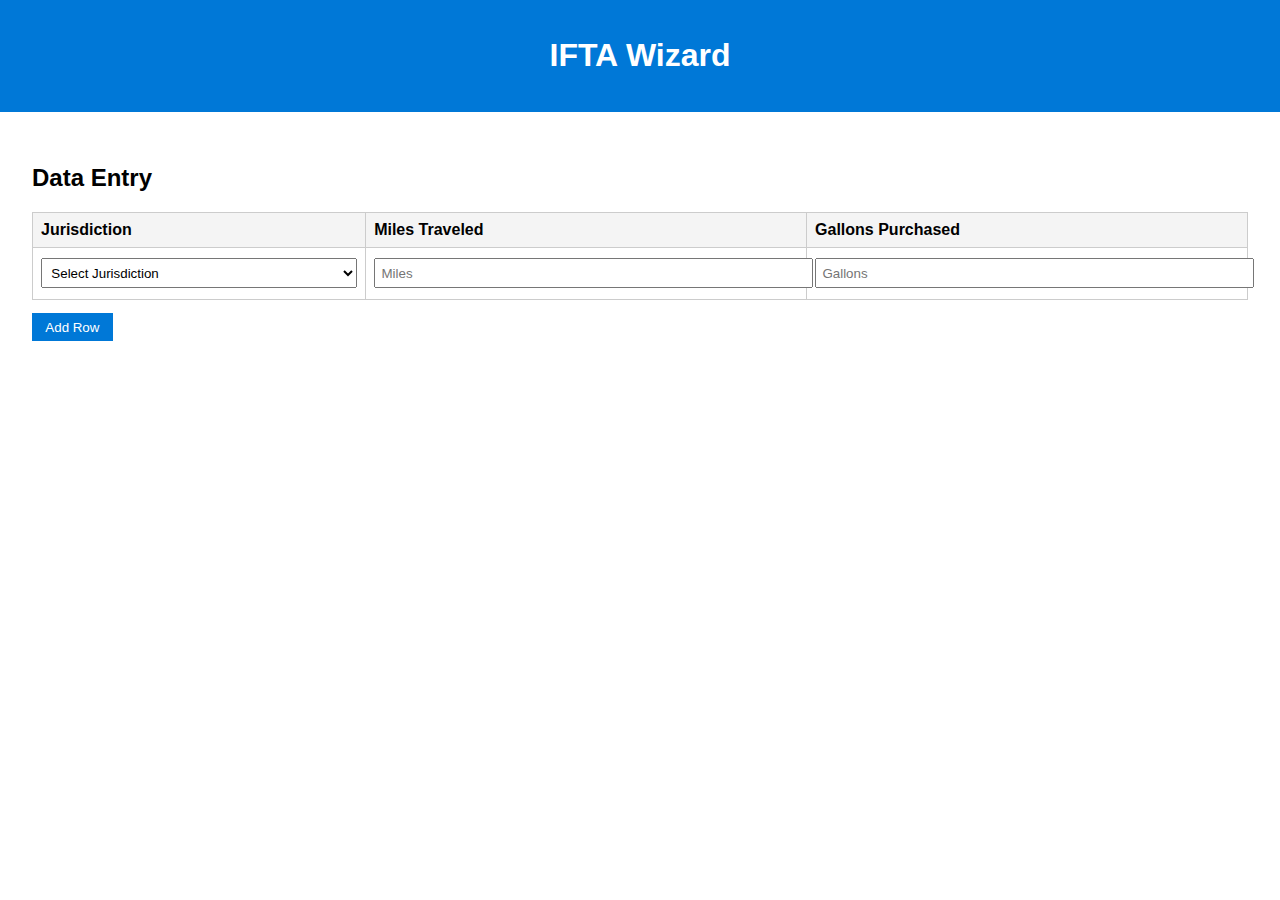
<file: index.html>
<!DOCTYPE html>
<html lang="en">
<head>
  <meta charset="UTF-8">
  <meta name="viewport" content="width=device-width, initial-scale=1.0">
  <title>IFTA Wizard</title>
  <style>
    body {
      font-family: Arial, sans-serif;
      margin: 0;
      padding: 0;
    }
    header {
      background-color: #0078D7;
      color: white;
      padding: 1em;
      text-align: center;
    }
    main {
      padding: 2em;
    }
    table {
      width: 100%;
      border-collapse: collapse;
      margin-top: 1em;
    }
    th, td {
      border: 1px solid #ccc;
      padding: 0.5em;
      text-align: left;
    }
    th {
      background-color: #f4f4f4;
    }
    input, select {
      width: 100%;
      padding: 0.4em;
      margin: 0.2em 0;
    }
    button {
      background-color: #0078D7;
      color: white;
      padding: 0.5em 1em;
      border: none;
      cursor: pointer;
      margin-top: 1em;
    }
    button:hover {
      background-color: #005BB5;
    }
  </style>
</head>
<body>
  <header>
    <h1>IFTA Wizard</h1>
  </header>
  <main>
    <h2>Data Entry</h2>
    <table>
      <thead>
        <tr>
          <th>Jurisdiction</th>
          <th>Miles Traveled</th>
          <th>Gallons Purchased</th>
        </tr>
      </thead>
      <tbody id="data-table">
        <tr>
          <td>
            <select>
              <option value="">Select Jurisdiction</option>
              <option value="Alabama">Alabama</option>
              <option value="Arizona">Arizona</option>
              <!-- Add more jurisdictions here -->
            </select>
          </td>
          <td><input type="number" placeholder="Miles"></td>
          <td><input type="number" placeholder="Gallons"></td>
        </tr>
      </tbody>
    </table>
    <button id="add-row">Add Row</button>
  </main>
</body>
</html>
</file>
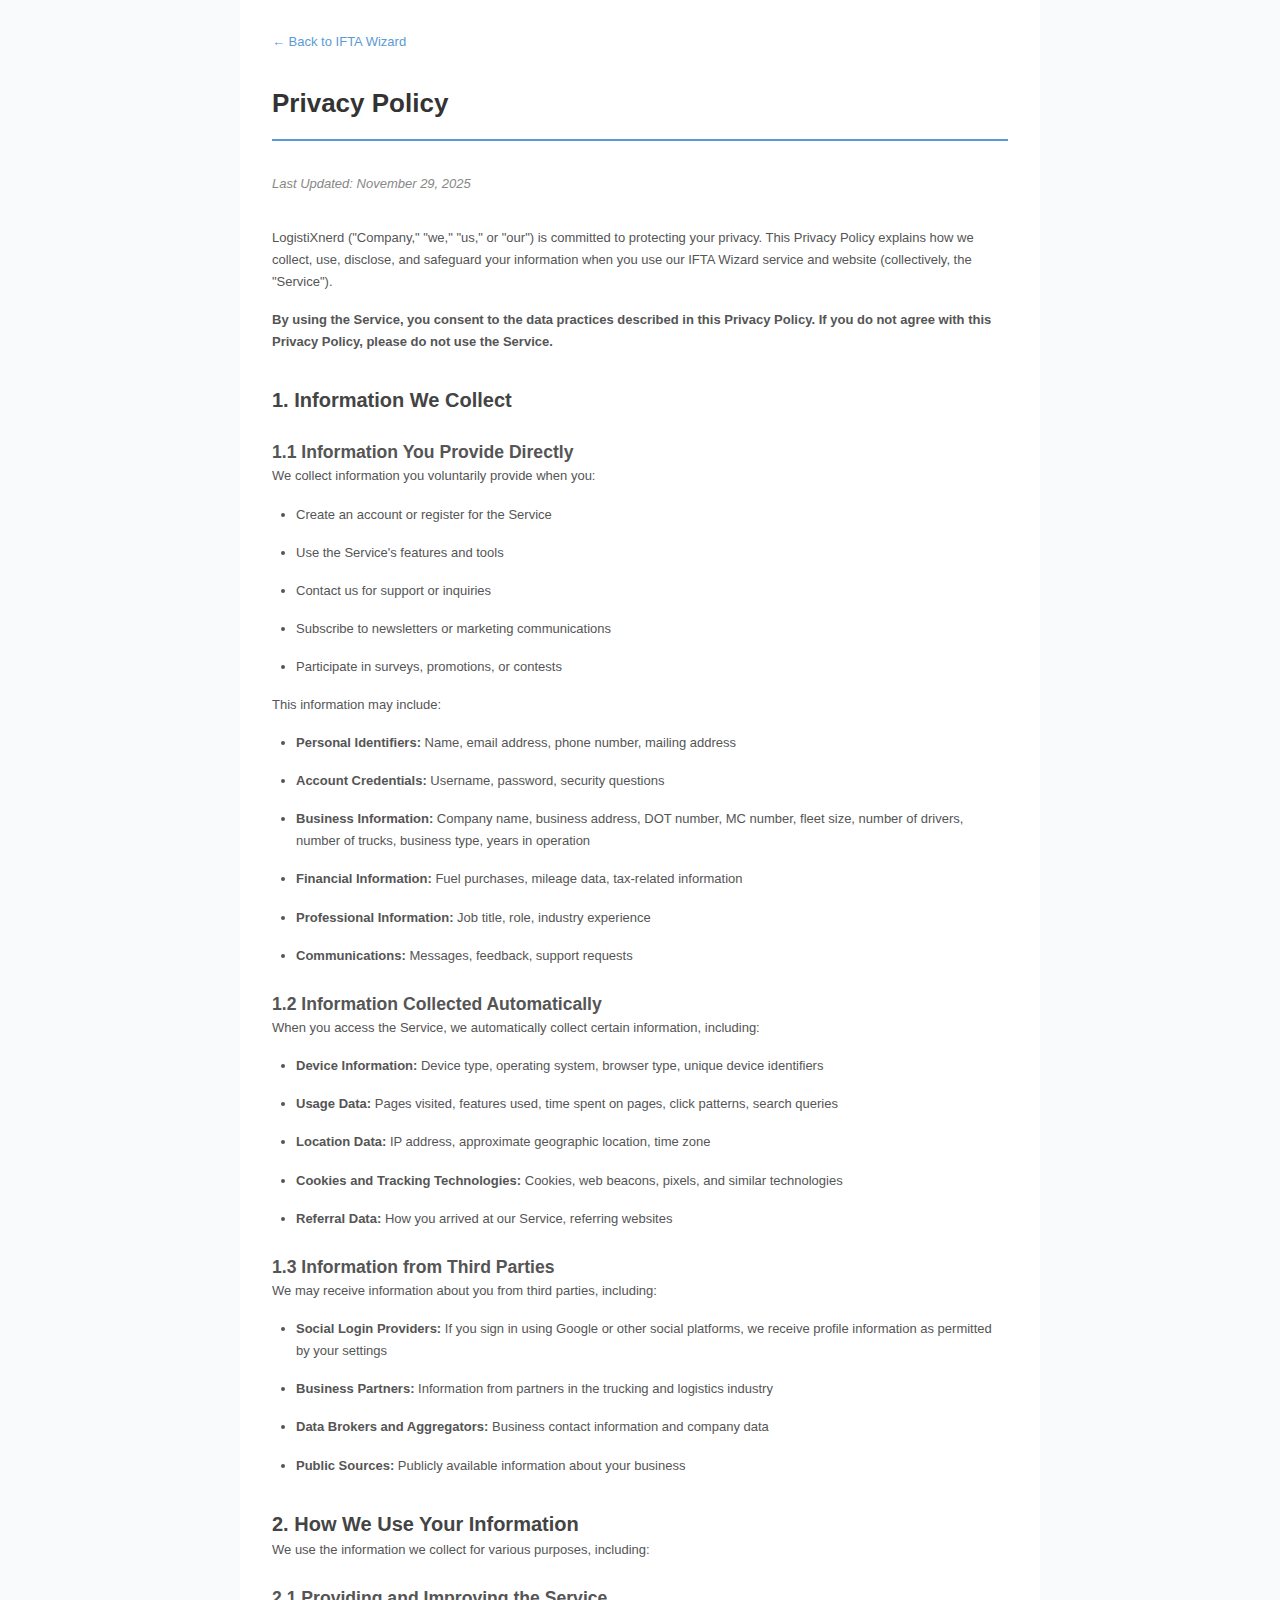
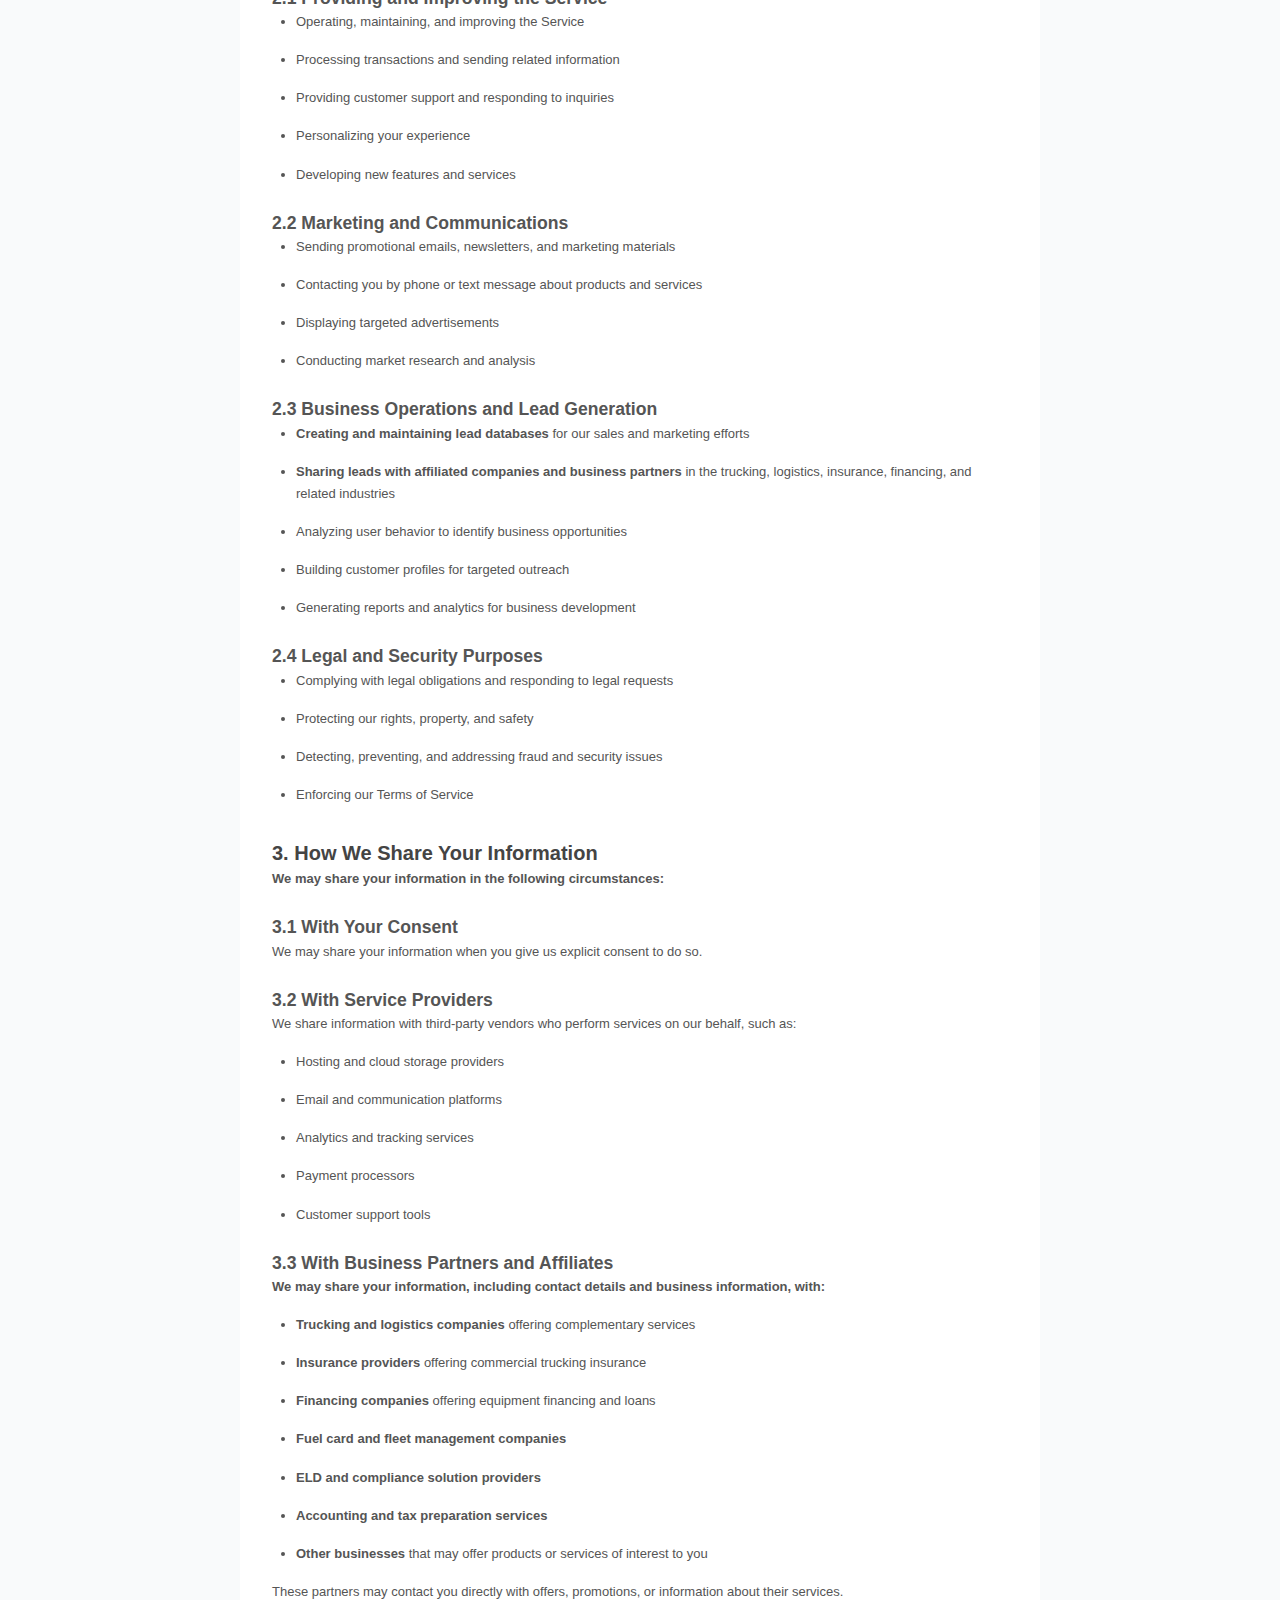
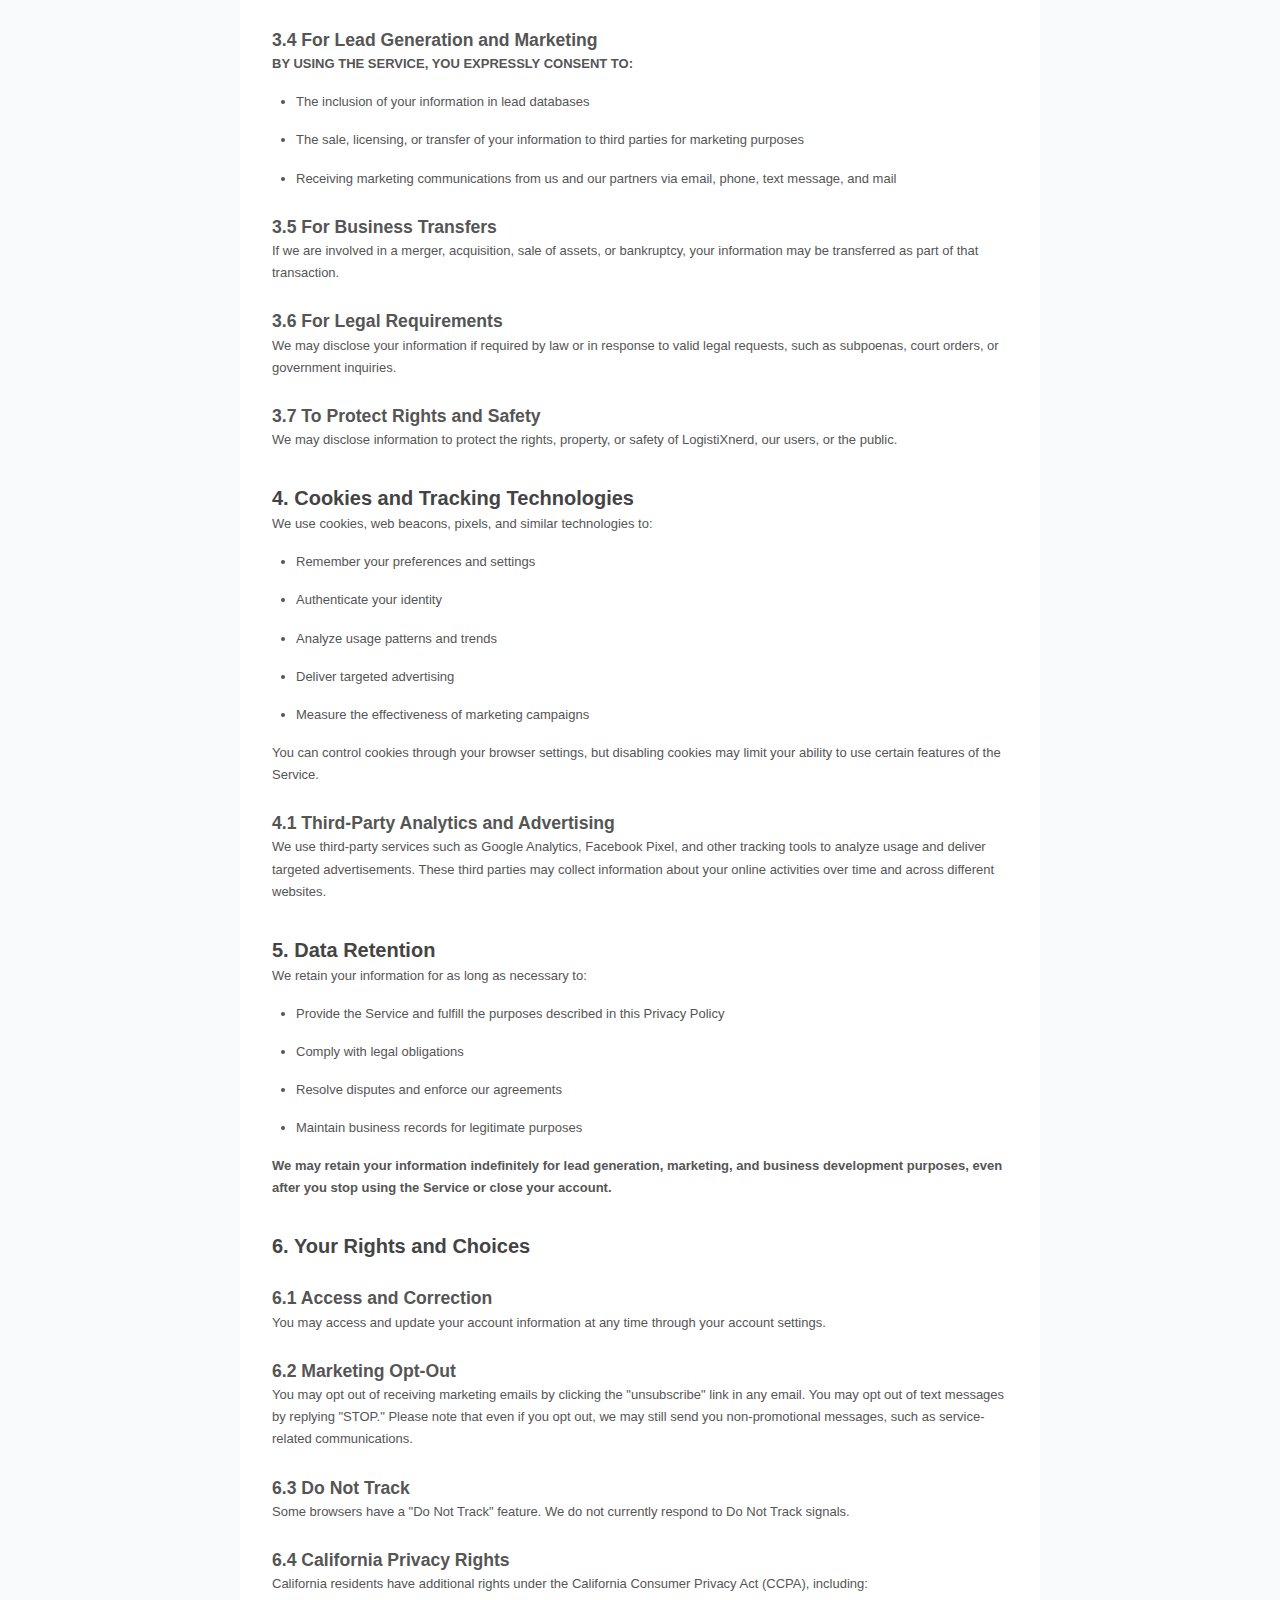
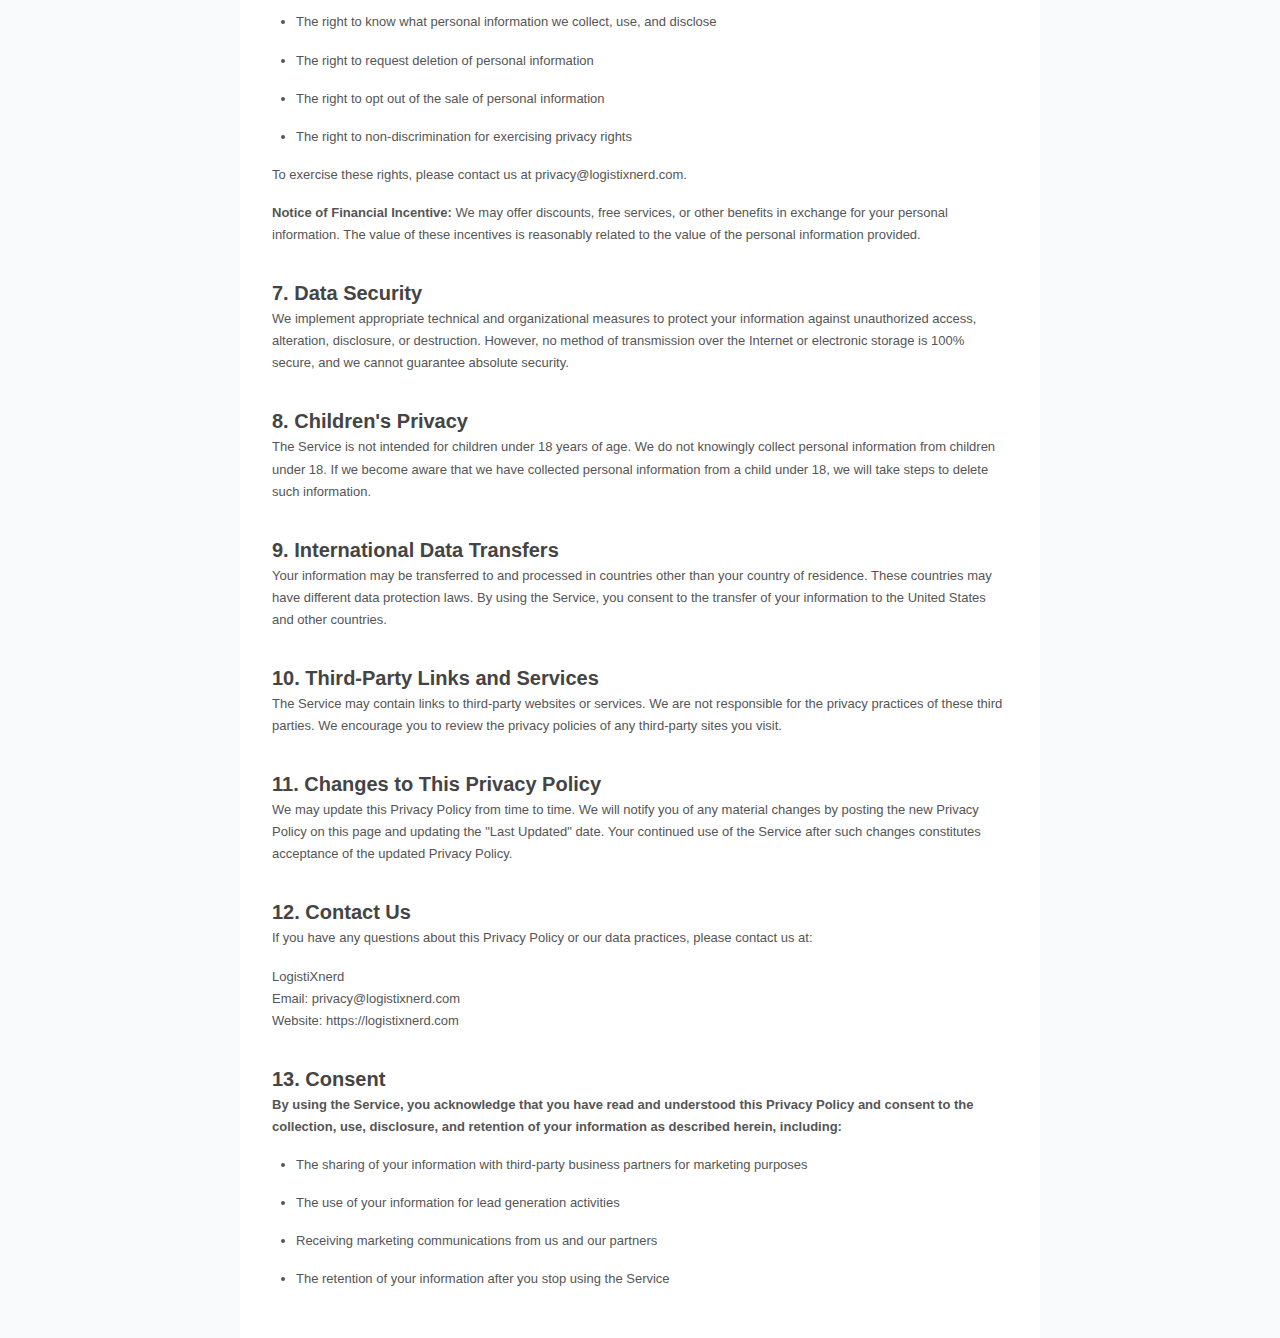
<file: privacy.html>
<!DOCTYPE html>
<html lang="en">
<head>
    <meta charset="UTF-8">
    <meta name="viewport" content="width=device-width, initial-scale=1.0">
    <title>Privacy Policy - IFTA Wizard</title>
    <link rel="stylesheet" href="styles.css">
    <style>
        .legal-page {
            max-width: 800px;
            margin: 0 auto;
            padding: 2rem;
            background: #fff;
            min-height: 100vh;
        }
        .legal-page h1 {
            color: #333;
            border-bottom: 2px solid #5b9bd5;
            padding-bottom: 1rem;
            margin-bottom: 2rem;
        }
        .legal-page h2 {
            color: #444;
            margin-top: 2rem;
            font-size: 1.25rem;
        }
        .legal-page h3 {
            color: #555;
            margin-top: 1.5rem;
            font-size: 1.1rem;
        }
        .legal-page p, .legal-page li {
            color: #555;
            line-height: 1.7;
            margin-bottom: 1rem;
        }
        .legal-page ul {
            margin-left: 1.5rem;
        }
        .legal-page .effective-date {
            color: #888;
            font-style: italic;
            margin-bottom: 2rem;
        }
        .legal-page a {
            color: #5b9bd5;
        }
        .back-link {
            display: inline-block;
            margin-bottom: 2rem;
            color: #5b9bd5;
            text-decoration: none;
        }
        .back-link:hover {
            text-decoration: underline;
        }
        .legal-page table {
            width: 100%;
            border-collapse: collapse;
            margin: 1rem 0;
        }
        .legal-page table th, .legal-page table td {
            border: 1px solid #ddd;
            padding: 0.75rem;
            text-align: left;
        }
        .legal-page table th {
            background: #f5f5f5;
        }
    </style>
</head>
<body>
    <div class="legal-page">
        <a href="/" class="back-link">← Back to IFTA Wizard</a>
        
        <h1>Privacy Policy</h1>
        <p class="effective-date">Last Updated: November 29, 2025</p>
        
        <p>LogistiXnerd ("Company," "we," "us," or "our") is committed to protecting your privacy. This Privacy Policy explains how we collect, use, disclose, and safeguard your information when you use our IFTA Wizard service and website (collectively, the "Service").</p>
        <p><strong>By using the Service, you consent to the data practices described in this Privacy Policy. If you do not agree with this Privacy Policy, please do not use the Service.</strong></p>
        
        <h2>1. Information We Collect</h2>
        
        <h3>1.1 Information You Provide Directly</h3>
        <p>We collect information you voluntarily provide when you:</p>
        <ul>
            <li>Create an account or register for the Service</li>
            <li>Use the Service's features and tools</li>
            <li>Contact us for support or inquiries</li>
            <li>Subscribe to newsletters or marketing communications</li>
            <li>Participate in surveys, promotions, or contests</li>
        </ul>
        <p>This information may include:</p>
        <ul>
            <li><strong>Personal Identifiers:</strong> Name, email address, phone number, mailing address</li>
            <li><strong>Account Credentials:</strong> Username, password, security questions</li>
            <li><strong>Business Information:</strong> Company name, business address, DOT number, MC number, fleet size, number of drivers, number of trucks, business type, years in operation</li>
            <li><strong>Financial Information:</strong> Fuel purchases, mileage data, tax-related information</li>
            <li><strong>Professional Information:</strong> Job title, role, industry experience</li>
            <li><strong>Communications:</strong> Messages, feedback, support requests</li>
        </ul>
        
        <h3>1.2 Information Collected Automatically</h3>
        <p>When you access the Service, we automatically collect certain information, including:</p>
        <ul>
            <li><strong>Device Information:</strong> Device type, operating system, browser type, unique device identifiers</li>
            <li><strong>Usage Data:</strong> Pages visited, features used, time spent on pages, click patterns, search queries</li>
            <li><strong>Location Data:</strong> IP address, approximate geographic location, time zone</li>
            <li><strong>Cookies and Tracking Technologies:</strong> Cookies, web beacons, pixels, and similar technologies</li>
            <li><strong>Referral Data:</strong> How you arrived at our Service, referring websites</li>
        </ul>
        
        <h3>1.3 Information from Third Parties</h3>
        <p>We may receive information about you from third parties, including:</p>
        <ul>
            <li><strong>Social Login Providers:</strong> If you sign in using Google or other social platforms, we receive profile information as permitted by your settings</li>
            <li><strong>Business Partners:</strong> Information from partners in the trucking and logistics industry</li>
            <li><strong>Data Brokers and Aggregators:</strong> Business contact information and company data</li>
            <li><strong>Public Sources:</strong> Publicly available information about your business</li>
        </ul>
        
        <h2>2. How We Use Your Information</h2>
        <p>We use the information we collect for various purposes, including:</p>
        
        <h3>2.1 Providing and Improving the Service</h3>
        <ul>
            <li>Operating, maintaining, and improving the Service</li>
            <li>Processing transactions and sending related information</li>
            <li>Providing customer support and responding to inquiries</li>
            <li>Personalizing your experience</li>
            <li>Developing new features and services</li>
        </ul>
        
        <h3>2.2 Marketing and Communications</h3>
        <ul>
            <li>Sending promotional emails, newsletters, and marketing materials</li>
            <li>Contacting you by phone or text message about products and services</li>
            <li>Displaying targeted advertisements</li>
            <li>Conducting market research and analysis</li>
        </ul>
        
        <h3>2.3 Business Operations and Lead Generation</h3>
        <ul>
            <li><strong>Creating and maintaining lead databases</strong> for our sales and marketing efforts</li>
            <li><strong>Sharing leads with affiliated companies and business partners</strong> in the trucking, logistics, insurance, financing, and related industries</li>
            <li>Analyzing user behavior to identify business opportunities</li>
            <li>Building customer profiles for targeted outreach</li>
            <li>Generating reports and analytics for business development</li>
        </ul>
        
        <h3>2.4 Legal and Security Purposes</h3>
        <ul>
            <li>Complying with legal obligations and responding to legal requests</li>
            <li>Protecting our rights, property, and safety</li>
            <li>Detecting, preventing, and addressing fraud and security issues</li>
            <li>Enforcing our Terms of Service</li>
        </ul>
        
        <h2>3. How We Share Your Information</h2>
        <p><strong>We may share your information in the following circumstances:</strong></p>
        
        <h3>3.1 With Your Consent</h3>
        <p>We may share your information when you give us explicit consent to do so.</p>
        
        <h3>3.2 With Service Providers</h3>
        <p>We share information with third-party vendors who perform services on our behalf, such as:</p>
        <ul>
            <li>Hosting and cloud storage providers</li>
            <li>Email and communication platforms</li>
            <li>Analytics and tracking services</li>
            <li>Payment processors</li>
            <li>Customer support tools</li>
        </ul>
        
        <h3>3.3 With Business Partners and Affiliates</h3>
        <p><strong>We may share your information, including contact details and business information, with:</strong></p>
        <ul>
            <li><strong>Trucking and logistics companies</strong> offering complementary services</li>
            <li><strong>Insurance providers</strong> offering commercial trucking insurance</li>
            <li><strong>Financing companies</strong> offering equipment financing and loans</li>
            <li><strong>Fuel card and fleet management companies</strong></li>
            <li><strong>ELD and compliance solution providers</strong></li>
            <li><strong>Accounting and tax preparation services</strong></li>
            <li><strong>Other businesses</strong> that may offer products or services of interest to you</li>
        </ul>
        <p>These partners may contact you directly with offers, promotions, or information about their services.</p>
        
        <h3>3.4 For Lead Generation and Marketing</h3>
        <p><strong>BY USING THE SERVICE, YOU EXPRESSLY CONSENT TO:</strong></p>
        <ul>
            <li>The inclusion of your information in lead databases</li>
            <li>The sale, licensing, or transfer of your information to third parties for marketing purposes</li>
            <li>Receiving marketing communications from us and our partners via email, phone, text message, and mail</li>
        </ul>
        
        <h3>3.5 For Business Transfers</h3>
        <p>If we are involved in a merger, acquisition, sale of assets, or bankruptcy, your information may be transferred as part of that transaction.</p>
        
        <h3>3.6 For Legal Requirements</h3>
        <p>We may disclose your information if required by law or in response to valid legal requests, such as subpoenas, court orders, or government inquiries.</p>
        
        <h3>3.7 To Protect Rights and Safety</h3>
        <p>We may disclose information to protect the rights, property, or safety of LogistiXnerd, our users, or the public.</p>
        
        <h2>4. Cookies and Tracking Technologies</h2>
        <p>We use cookies, web beacons, pixels, and similar technologies to:</p>
        <ul>
            <li>Remember your preferences and settings</li>
            <li>Authenticate your identity</li>
            <li>Analyze usage patterns and trends</li>
            <li>Deliver targeted advertising</li>
            <li>Measure the effectiveness of marketing campaigns</li>
        </ul>
        <p>You can control cookies through your browser settings, but disabling cookies may limit your ability to use certain features of the Service.</p>
        
        <h3>4.1 Third-Party Analytics and Advertising</h3>
        <p>We use third-party services such as Google Analytics, Facebook Pixel, and other tracking tools to analyze usage and deliver targeted advertisements. These third parties may collect information about your online activities over time and across different websites.</p>
        
        <h2>5. Data Retention</h2>
        <p>We retain your information for as long as necessary to:</p>
        <ul>
            <li>Provide the Service and fulfill the purposes described in this Privacy Policy</li>
            <li>Comply with legal obligations</li>
            <li>Resolve disputes and enforce our agreements</li>
            <li>Maintain business records for legitimate purposes</li>
        </ul>
        <p><strong>We may retain your information indefinitely for lead generation, marketing, and business development purposes, even after you stop using the Service or close your account.</strong></p>
        
        <h2>6. Your Rights and Choices</h2>
        
        <h3>6.1 Access and Correction</h3>
        <p>You may access and update your account information at any time through your account settings.</p>
        
        <h3>6.2 Marketing Opt-Out</h3>
        <p>You may opt out of receiving marketing emails by clicking the "unsubscribe" link in any email. You may opt out of text messages by replying "STOP." Please note that even if you opt out, we may still send you non-promotional messages, such as service-related communications.</p>
        
        <h3>6.3 Do Not Track</h3>
        <p>Some browsers have a "Do Not Track" feature. We do not currently respond to Do Not Track signals.</p>
        
        <h3>6.4 California Privacy Rights</h3>
        <p>California residents have additional rights under the California Consumer Privacy Act (CCPA), including:</p>
        <ul>
            <li>The right to know what personal information we collect, use, and disclose</li>
            <li>The right to request deletion of personal information</li>
            <li>The right to opt out of the sale of personal information</li>
            <li>The right to non-discrimination for exercising privacy rights</li>
        </ul>
        <p>To exercise these rights, please contact us at privacy@logistixnerd.com.</p>
        <p><strong>Notice of Financial Incentive:</strong> We may offer discounts, free services, or other benefits in exchange for your personal information. The value of these incentives is reasonably related to the value of the personal information provided.</p>
        
        <h2>7. Data Security</h2>
        <p>We implement appropriate technical and organizational measures to protect your information against unauthorized access, alteration, disclosure, or destruction. However, no method of transmission over the Internet or electronic storage is 100% secure, and we cannot guarantee absolute security.</p>
        
        <h2>8. Children's Privacy</h2>
        <p>The Service is not intended for children under 18 years of age. We do not knowingly collect personal information from children under 18. If we become aware that we have collected personal information from a child under 18, we will take steps to delete such information.</p>
        
        <h2>9. International Data Transfers</h2>
        <p>Your information may be transferred to and processed in countries other than your country of residence. These countries may have different data protection laws. By using the Service, you consent to the transfer of your information to the United States and other countries.</p>
        
        <h2>10. Third-Party Links and Services</h2>
        <p>The Service may contain links to third-party websites or services. We are not responsible for the privacy practices of these third parties. We encourage you to review the privacy policies of any third-party sites you visit.</p>
        
        <h2>11. Changes to This Privacy Policy</h2>
        <p>We may update this Privacy Policy from time to time. We will notify you of any material changes by posting the new Privacy Policy on this page and updating the "Last Updated" date. Your continued use of the Service after such changes constitutes acceptance of the updated Privacy Policy.</p>
        
        <h2>12. Contact Us</h2>
        <p>If you have any questions about this Privacy Policy or our data practices, please contact us at:</p>
        <p>
            LogistiXnerd<br>
            Email: privacy@logistixnerd.com<br>
            Website: https://logistixnerd.com
        </p>
        
        <h2>13. Consent</h2>
        <p><strong>By using the Service, you acknowledge that you have read and understood this Privacy Policy and consent to the collection, use, disclosure, and retention of your information as described herein, including:</strong></p>
        <ul>
            <li>The sharing of your information with third-party business partners for marketing purposes</li>
            <li>The use of your information for lead generation activities</li>
            <li>Receiving marketing communications from us and our partners</li>
            <li>The retention of your information after you stop using the Service</li>
        </ul>
    </div>
</body>
</html>
</file>
<file: styles.css>
/* CSS Variables - Clean Minimalist */
:root {
    --primary: #4f46e5;
    --primary-dark: #4338ca;
    --primary-light: #6366f1;
    --primary-subtle: #eef2ff;
    
    --white: #ffffff;
    --gray-50: #f9fafb;
    --gray-100: #f3f4f6;
    --gray-200: #e5e7eb;
    --gray-300: #d1d5db;
    --gray-400: #9ca3af;
    --gray-500: #6b7280;
    --gray-600: #4b5563;
    --gray-700: #374151;
    --gray-800: #1f2937;
    --gray-900: #111827;
    
    --success: #16a34a;
    --success-light: #dcfce7;
    --warning: #d97706;
    --warning-light: #fef3c7;
    --danger: #dc2626;
    --danger-light: #fee2e2;
    --info: #2563eb;
    --info-light: #dbeafe;
    
    --shadow-sm: 0 1px 2px rgba(0, 0, 0, 0.04);
    --shadow: 0 1px 3px rgba(0, 0, 0, 0.06);
    --shadow-lg: 0 4px 12px rgba(0, 0, 0, 0.08);
    
    --radius-sm: 2px;
    --radius: 3px;
    --radius-lg: 4px;
    --radius-md: 3px;
    --radius-xl: 4px;
    
    --transition: all 0.12s ease;
}

*, *::before, *::after {
    box-sizing: border-box;
    margin: 0;
    padding: 0;
}

body {
    font-family: -apple-system, BlinkMacSystemFont, 'Segoe UI', Roboto, sans-serif;
    background: var(--gray-50);
    color: var(--gray-700);
    line-height: 1.5;
    font-size: 13px;
    min-height: 100vh;
}

/* Auth Modal */
.auth-modal {
    position: fixed;
    top: 0;
    left: 0;
    right: 0;
    bottom: 0;
    background: var(--gray-100);
    display: flex;
    align-items: center;
    justify-content: center;
    z-index: 2000;
    padding: 1rem;
}

/* Hide app content until auth is verified */
.app-container.auth-pending {
    display: none !important;
}

.auth-modal.hidden {
    display: none;
}

.modal-overlay {
    position: fixed;
    top: 0;
    left: 0;
    right: 0;
    bottom: 0;
    background: rgba(0, 0, 0, 0.5);
    display: flex;
    align-items: center;
    justify-content: center;
    z-index: 2001;
    padding: 1rem;
}

.modal-overlay.hidden {
    display: none;
}

.auth-modal-content {
    background: var(--white);
    padding: 1.5rem 2rem;
    max-width: 380px;
    width: 100%;
    max-height: 90vh;
    overflow-y: auto;
    border: 1px solid var(--gray-200);
    position: relative;
}

.auth-header {
    text-align: center;
    margin-bottom: 1rem;
}

.auth-brand-icon {
    display: block;
    margin: 0 auto;
    width: 60px;
    height: 60px;
    object-fit: contain;
}

.auth-brand-text {
    display: block;
    margin: 0.25rem auto 0.5rem auto;
    width: 120px;
    height: auto;
    object-fit: contain;
}

.auth-title {
    font-size: 0.875rem;
    font-weight: 500;
    color: var(--gray-800);
    margin: 0 0 0.375rem 0;
}

.auth-tagline {
    font-size: 0.6875rem;
    color: var(--gray-500);
    line-height: 1.4;
    margin: 0;
}

.auth-about {
    font-size: 0.6875rem;
    color: var(--gray-500);
    line-height: 1.4;
    margin: 0.75rem 0 0 0;
    padding-top: 0.75rem;
    border-top: 1px solid var(--gray-200);
    text-align: center;
}

.auth-about a {
    color: var(--primary);
    text-decoration: none;
    font-weight: 500;
}

.auth-about a:hover {
    text-decoration: underline;
}

/* Auth Mode Toggle */
.auth-mode-toggle {
    display: flex;
    background: var(--gray-100);
    padding: 2px;
    margin-bottom: 1rem;
}

.auth-mode-btn {
    flex: 1;
    padding: 0.4rem 0.75rem;
    font-size: 0.75rem;
    font-weight: 500;
    color: var(--gray-500);
    background: transparent;
    border: none;
    cursor: pointer;
}

.auth-mode-btn.active {
    background: var(--white);
    color: var(--gray-800);
}

.auth-mode-btn:hover:not(.active) {
    color: var(--gray-700);
}

.optional {
    font-weight: 400;
    color: var(--gray-400);
    font-size: 0.625rem;
}

.auth-social {
    display: flex;
    flex-direction: row;
    gap: 0.5rem;
    margin-bottom: 1rem;
}

.btn-social {
    flex: 1;
    display: flex;
    align-items: center;
    justify-content: center;
    gap: 0.375rem;
    padding: 0.5rem 0.75rem;
    font-size: 0.6875rem;
    font-weight: 500;
    border: 1px solid var(--gray-200);
    cursor: pointer;
    transition: var(--transition);
    background: var(--white);
    color: var(--gray-700);
}

.btn-social:hover {
    background: var(--gray-50);
    border-color: var(--gray-400);
}

.btn-google:hover {
    border-color: #4285F4;
}

.btn-apple {
    background: var(--gray-800);
    color: var(--white);
    border-color: var(--gray-800);
}

.btn-apple:hover {
    background: var(--gray-700);
}

.auth-divider {
    display: flex;
    align-items: center;
    margin: 1.25rem 0;
}

.auth-divider::before,
.auth-divider::after {
    content: '';
    flex: 1;
    height: 1px;
    background: var(--gray-200);
}

.auth-divider span {
    padding: 0 0.625rem;
    font-size: 0.6875rem;
    color: var(--gray-500);
    text-transform: uppercase;
}

.auth-form .form-group {
    margin-bottom: 0.75rem;
}

.auth-form .form-group label {
    font-size: 0.6875rem;
    margin-bottom: 0.25rem;
    font-weight: 500;
    color: var(--gray-600);
}

.auth-form .form-group input {
    padding: 0.5rem 0.625rem;
    font-size: 0.8125rem;
    border: 1px solid var(--gray-300);
}

.auth-form .form-group input:focus {
    border-color: var(--primary);
    outline: none;
}

.auth-form .form-group input.error {
    border-color: #dc3545;
    background-color: #fff8f8;
}

.auth-form .form-group input.error:focus {
    border-color: #dc3545;
}

.auth-error {
    color: #dc3545;
    font-size: 0.625rem;
    margin-top: 0.25rem;
}

.form-error-message {
    color: #dc3545;
    font-size: 0.75rem;
    margin-top: 0.25rem;
    margin-bottom: 0.625rem;
    padding: 0.5rem 0.75rem;
    background: rgba(220, 53, 69, 0.08);
}

/* Password Input Wrapper */
.password-input-wrapper {
    position: relative;
    display: flex;
    align-items: center;
}

.password-input-wrapper input {
    padding-right: 50px;
}

.password-toggle {
    position: absolute;
    right: 6px;
    background: none;
    border: none;
    color: var(--gray-500);
    font-size: 0.625rem;
    cursor: pointer;
    padding: 2px 4px;
    text-transform: uppercase;
    font-weight: 500;
}

.password-toggle:hover {
    color: var(--gray-700);
}

/* Password Requirements */
.password-requirements {
    display: flex;
    flex-wrap: wrap;
    gap: 0.375rem 0.75rem;
    margin-top: 0.375rem;
    font-size: 0.5625rem;
    color: var(--gray-400);
}

.password-requirements .req {
    transition: color 0.15s;
}

.password-requirements .req.valid {
    color: var(--success);
}

/* Remember me checkbox */
.remember-me {
    margin-bottom: 0.75rem !important;
}

.checkbox-label {
    display: flex;
    align-items: center;
    gap: 0.5rem;
    cursor: pointer;
    font-size: 0.75rem;
    color: var(--gray-700);
}

.checkbox-label input[type="checkbox"] {
    width: 1rem;
    height: 1.125rem;
    accent-color: var(--primary);
    cursor: pointer;
    border-radius: var(--radius-sm);
}

.checkbox-label span {
    user-select: none;
}

.forgot-password {
    display: block;
    text-align: right;
    font-size: 0.75rem;
    color: var(--primary);
    text-decoration: none;
    margin-top: -0.375rem;
    margin-bottom: 0.625rem;
    background: none;
    border: none;
    cursor: pointer;
    padding: 0;
    font-weight: 500;
    transition: color 0.2s ease;
}

.forgot-password:hover {
    color: var(--primary-dark);
    text-decoration: none;
}

/* Admin panel link - shown only for admin emails */
.admin-panel-link {
    display: block;
    text-align: right;
    font-size: 0.6875rem;
    color: #666;
    text-decoration: none;
    margin-bottom: 0.5rem;
}

.admin-panel-link:hover {
    text-decoration: underline;
    color: #333;
}

.btn-full {
    width: 100%;
    margin-top: 0.375rem;
    padding: 0.5rem 1rem;
    font-size: 0.75rem;
}

.auth-terms {
    text-align: center;
    font-size: 0.625rem;
    color: #999;
    margin-top: 0.875rem;
}

.auth-terms a {
    color: var(--primary);
    text-decoration: none;
}

.auth-terms a:hover {
    text-decoration: underline;
}

/* Forgot Password Modal */
.forgot-password-modal {
    background: white;
    border-radius: 0;
    padding: 1rem 1.25rem;
    width: 100%;
    max-width: 280px;
    position: relative;
    box-shadow: none;
}

.forgot-password-modal .modal-close {
    position: absolute;
    top: 0.5rem;
    right: 0.5rem;
    background: none;
    border: none;
    font-size: 1rem;
    color: #999;
    cursor: pointer;
    width: 18px;
    height: 18px;
    display: flex;
    align-items: center;
    justify-content: center;
    transition: color 0.2s;
    padding: 0;
    line-height: 1;
}

.forgot-password-modal .modal-close:hover {
    color: #333;
}

.forgot-icon {
    font-size: 1rem;
    text-align: center;
    margin-bottom: 0.25rem;
}

.forgot-password-modal h2 {
    text-align: center;
    font-size: 0.6875rem;
    font-weight: 600;
    color: #1a1a1a;
    margin-bottom: 0.5rem;
    text-transform: lowercase;
}

.forgot-password-modal h3 {
    text-align: center;
    font-size: 0.625rem;
    font-weight: 500;
    color: #1a1a1a;
    margin: 0.25rem 0;
}

.forgot-description {
    text-align: center;
    font-size: 0.5625rem;
    color: #666;
    margin-bottom: 0.625rem;
    line-height: 1.4;
}

.forgot-step .form-group {
    margin-bottom: 0.5rem;
}

.forgot-step .form-group label {
    display: block;
    font-size: 0.5625rem;
    font-weight: 500;
    color: #333;
    margin-bottom: 0.125rem;
}

.forgot-step .form-group input {
    width: 100%;
    padding: 0.375rem 0.5rem;
    border: 1px solid #ddd;
    border-radius: 3px;
    font-size: 0.6875rem;
    transition: border-color 0.2s;
}

.forgot-step .form-group input:focus {
    outline: none;
    border-color: var(--primary);
}

.forgot-hint {
    display: block;
    font-size: 0.5rem;
    color: #999;
    margin-top: 0.125rem;
}

.forgot-user-info {
    display: flex;
    align-items: center;
    gap: 0.375rem;
    padding: 0.375rem;
    background: #f8f9fa;
    border-radius: 3px;
    margin-bottom: 0.5rem;
}

/* Forgot password code inputs */
.forgot-step .code-input-container {
    display: flex;
    justify-content: center;
    gap: 0.375rem;
    margin-bottom: 0.5rem;
}

.forgot-step .code-input {
    width: 32px;
    height: 38px;
    text-align: center;
    font-size: 0.875rem;
    font-weight: 600;
    border: 1px solid #ddd;
    border-radius: 3px;
    transition: border-color 0.2s;
}

.forgot-step .code-input:focus {
    outline: none;
    border-color: var(--primary);
}

.forgot-step .code-input.error {
    border-color: #e74c3c;
    animation: shake 0.3s ease;
}

.forgot-error {
    text-align: center;
    font-size: 0.5625rem;
    color: #e74c3c;
    margin-bottom: 0.375rem;
}

.forgot-user-avatar {
    width: 20px;
    height: 20px;
    border-radius: 50%;
    background: var(--primary);
    color: white;
    display: flex;
    align-items: center;
    justify-content: center;
    font-weight: 500;
    font-size: 0.5625rem;
}

.forgot-user-name {
    font-weight: 500;
    color: #1a1a1a;
    font-size: 0.5625rem;
}

.password-input-wrapper {
    position: relative;
}

.password-input-wrapper input {
    padding-right: 2.5rem !important;
}

.password-toggle {
    position: absolute;
    right: 8px;
    top: 50%;
    transform: translateY(-50%);
    background: none;
    border: none;
    cursor: pointer;
    font-size: 0.875rem;
    opacity: 0.5;
    transition: opacity 0.2s;
}

.password-toggle:hover {
    opacity: 1;
}

.password-strength {
    height: 3px;
    border-radius: 0;
    margin-top: 0.375rem;
    background: #eee;
    overflow: hidden;
}

.password-strength::after {
    content: '';
    display: block;
    height: 100%;
    width: var(--strength, 0%);
    background: var(--strength-color, #eee);
    transition: width 0.3s, background 0.3s;
}

.password-strength.weak::after {
    --strength: 33%;
    --strength-color: #e74c3c;
}

.password-strength.medium::after {
    --strength: 66%;
    --strength-color: #f39c12;
}

.password-strength.strong::after {
    --strength: 100%;
    --strength-color: #27ae60;
}

.forgot-step .btn {
    font-size: 0.625rem;
    padding: 0.375rem 0.75rem;
    border-radius: 3px;
}

.forgot-step .btn-primary {
    background: var(--primary);
    border: 1px solid var(--primary);
    color: white;
}

.forgot-step .btn-primary:hover {
    background: var(--primary-dark);
    border-color: var(--primary-dark);
}

.btn-link {
    background: none;
    border: none;
    color: #666;
    font-size: 0.5625rem;
    cursor: pointer;
    margin-top: 0.375rem;
    display: block;
    width: 100%;
    text-align: center;
    padding: 0;
}

.btn-link:hover {
    color: var(--primary);
    text-decoration: underline;
}

.success-icon {
    width: 24px;
    height: 24px;
    border-radius: 50%;
    background: #27ae60;
    color: white;
    font-size: 0.75rem;
    display: flex;
    align-items: center;
    justify-content: center;
    margin: 0 auto 0.5rem;
}

@keyframes successPop {
    0% {
        transform: scale(0);
    }
    50% {
        transform: scale(1.2);
    }
    100% {
        transform: scale(1);
    }
}

/* Email Verification Modal - Clean Modern Design */
.verify-modal {
    background: white;
    border-radius: 20px;
    padding: 2.5rem 2rem;
    width: 100%;
    max-width: 340px;
    position: relative;
    box-shadow: 0 25px 80px rgba(0, 0, 0, 0.15);
    animation: verifySlideUp 0.35s ease;
    text-align: center;
}

@keyframes verifySlideUp {
    from {
        opacity: 0;
        transform: translateY(20px) scale(0.98);
    }
    to {
        opacity: 1;
        transform: translateY(0) scale(1);
    }
}

.verify-close {
    position: absolute;
    top: 16px;
    right: 16px;
    background: none;
    border: none;
    font-size: 1.25rem;
    color: #ccc;
    cursor: pointer;
    width: 28px;
    height: 28px;
    display: flex;
    align-items: center;
    justify-content: center;
    border-radius: 50%;
    transition: all 0.2s;
    line-height: 1;
}

.verify-close:hover {
    background: #f5f5f5;
    color: #666;
}

.verify-icon {
    font-size: 2.5rem;
    margin-bottom: 1rem;
    display: block;
}

.verify-title {
    font-size: 1.375rem;
    font-weight: 600;
    color: #111;
    margin: 0 0 0.5rem 0;
    letter-spacing: -0.02em;
}

.verify-subtitle {
    font-size: 0.9rem;
    color: #666;
    margin: 0 0 1.75rem 0;
    line-height: 1.5;
}

.verify-subtitle strong {
    color: #333;
    font-weight: 500;
}

/* 6-digit code input - Modern Style */
.code-input-container {
    display: flex;
    gap: 10px;
    justify-content: center;
    margin-bottom: 1.5rem;
}

.code-input {
    width: 44px;
    height: 52px;
    border: 1.5px solid #e0e0e0;
    border-radius: 12px;
    font-size: 1.375rem;
    font-weight: 600;
    text-align: center;
    transition: all 0.2s ease;
    background: #fafafa;
    color: #111;
}

.code-input:focus {
    outline: none;
    border-color: var(--primary);
    background: white;
    box-shadow: 0 0 0 3px rgba(91, 155, 213, 0.15);
}

.code-input.filled {
    border-color: var(--primary);
    background: white;
}

.code-input.error {
    border-color: #ff4444;
    background: #fff8f8;
    animation: shake 0.4s ease;
}

@keyframes shake {
    0%, 100% { transform: translateX(0); }
    25% { transform: translateX(-4px); }
    75% { transform: translateX(4px); }
}

.verify-error {
    color: #d32f2f;
    font-size: 0.8125rem;
    margin-bottom: 1rem;
    padding: 0.625rem 1rem;
    background: #ffebee;
    border-radius: 8px;
}

.verify-btn {
    width: 100%;
    padding: 0.875rem;
    background: var(--primary);
    color: white;
    border: none;
    border-radius: 12px;
    font-size: 0.9375rem;
    font-weight: 500;
    cursor: pointer;
    transition: all 0.2s ease;
}

.verify-btn:hover {
    background: #4a8ac4;
    transform: translateY(-1px);
}

.verify-btn:active {
    transform: translateY(0);
}

.verify-resend {
    margin-top: 1.25rem;
    font-size: 0.8125rem;
    color: #888;
}

.verify-resend-btn {
    background: none;
    border: none;
    color: var(--primary);
    font-weight: 500;
    cursor: pointer;
    padding: 0;
    text-decoration: underline;
    text-underline-offset: 2px;
}

.verify-resend-btn:hover {
    color: #4a8ac4;
}

.verify-resend-btn:disabled {
    color: #ccc;
    cursor: not-allowed;
    text-decoration: none;
}

.verify-timer {
    color: #999;
    margin-left: 4px;
}

/* TOTP Authenticator Modal Styles */
.totp-modal {
    max-width: 380px;
}

.totp-qr-container {
    margin: 1.5rem 0;
    padding: 1rem;
    background: #f8f9fa;
    border-radius: 12px;
    display: flex;
    justify-content: center;
}

.totp-qr {
    width: 180px;
    height: 180px;
    border-radius: 8px;
}

.totp-secret {
    margin-bottom: 1.5rem;
    padding: 1rem;
    background: #f0f7ff;
    border-radius: 10px;
}

.totp-secret-label {
    font-size: 0.75rem;
    color: #666;
    margin: 0 0 0.5rem 0;
}

.totp-secret-code {
    display: block;
    font-size: 1rem;
    font-weight: 600;
    color: #333;
    letter-spacing: 0.1em;
    background: white;
    padding: 0.75rem 1rem;
    border-radius: 8px;
    border: 1px solid #e0e0e0;
    user-select: all;
    cursor: text;
}

.totp-account {
    font-size: 0.8rem;
    color: #666;
    margin: 0.75rem 0 0 0;
}

.totp-help {
    margin-top: 1rem;
    padding: 0.75rem;
    background: #f5f5f5;
    border-radius: 8px;
    color: #666;
}

.totp-help small {
    font-size: 0.75rem;
    line-height: 1.4;
}

.totp-error {
    margin-top: 0;
}

/* Legacy resend-code styles for compatibility */
.resend-code {
    margin-top: 1rem;
    font-size: 0.8125rem;
    color: #666;
}

.btn-link-inline {
    background: none;
    border: none;
    color: var(--primary);
    cursor: pointer;
    font-size: 0.8125rem;
    padding: 0;
    margin-left: 0.25rem;
}

.btn-link-inline:hover {
    text-decoration: underline;
}

.btn-link-inline:disabled {
    color: #999;
    cursor: not-allowed;
}

.resend-timer {
    color: #999;
    margin-left: 0.25rem;
}

.verify-note {
    margin-top: 1rem;
    font-size: 0.75rem;
    color: #999;
}

/* App Container */
.app-container {
    min-height: 100vh;
    display: flex;
    flex-direction: column;
}

/* Header */
.header {
    background: var(--white);
    border-bottom: 1px solid var(--gray-100);
    padding: 0.625rem 1.5rem;
    position: sticky;
    top: 0;
    z-index: 100;
}

.header-content {
    max-width: 1400px;
    margin: 0 auto;
    display: flex;
    justify-content: space-between;
    align-items: center;
}

.logo {
    display: flex;
    align-items: center;
    gap: 0.5rem;
}

.logo-icon {
    display: none;
}

.logo h1 {
    font-size: 1.125rem;
    font-weight: 600;
    color: var(--gray-800);
    letter-spacing: -0.25px;
}

.header-info {
    display: flex;
    align-items: center;
    gap: 1rem;
}

/* Quarter Dropdown in Header - Minimalist Button Style */
.quarter-dropdown {
    position: relative;
}

.quarter-select {
    appearance: none;
    -webkit-appearance: none;
    -moz-appearance: none;
    background: var(--white);
    color: var(--gray-700);
    padding: 0.25rem 0.5rem;
    border-radius: 0;
    font-weight: 400;
    font-size: 0.6875rem;
    border: 1px solid var(--gray-300);
    cursor: pointer;
    text-align: center;
    min-width: 70px;
}

.quarter-select:hover {
    background: var(--gray-100);
    border-color: var(--gray-400);
}

.quarter-select:focus {
    outline: none;
    border-color: var(--gray-500);
}

.rate-status {
    display: flex;
    align-items: center;
    gap: 0.25rem;
    font-size: 0.6875rem;
    color: var(--gray-500);
}

.status-dot {
    width: 5px;
    height: 5px;
    border-radius: 50%;
    background: var(--gray-400);
}

.rate-status.live .status-dot,
.rate-status.verified .status-dot {
    background: var(--success);
}

.rate-status.error .status-dot {
    background: var(--danger);
}

.rate-status.fetching .status-dot {
    background: var(--primary);
    animation: pulse 1s infinite;
}

.btn-sm {
    padding: 0.25rem 0.5rem;
    font-size: 0.6875rem;
}

@keyframes pulse {
    0%, 100% { opacity: 1; }
    50% { opacity: 0.4; }
}

/* System Health Indicator */
.system-health {
    display: inline-flex;
    align-items: center;
    gap: 0.25rem;
    font-size: 0.625rem;
    color: var(--gray-500);
}

.health-dot {
    width: 4px;
    height: 4px;
    border-radius: 50%;
    background: var(--success);
}

.system-health.checking .health-dot {
    background: var(--primary);
    animation: pulse 1s infinite;
}

.system-health.warning .health-dot {
    background: var(--warning);
}

.system-health.error .health-dot {
    background: var(--danger);
}

/* Main Content */
.main-content {
    flex: 1;
    max-width: 1280px;
    margin: 0 auto;
    padding: 1rem;
    width: 100%;
}

/* Cards */
.card {
    background: var(--white);
    padding: 1rem;
    margin-bottom: 1rem;
    border: 1px solid var(--gray-200);
}

.card h2 {
    font-size: 0.8125rem;
    font-weight: 600;
    color: var(--gray-800);
    margin-bottom: 0.75rem;
}

.card h2 svg {
    display: none;
}

/* Buttons */
.btn {
    display: inline-flex;
    align-items: center;
    justify-content: center;
    gap: 0.375rem;
    padding: 0.375rem 0.625rem;
    font-size: 0.6875rem;
    font-weight: 500;
    border: 1px solid var(--gray-200);
    cursor: pointer;
    background: var(--white);
    color: var(--gray-600);
    transition: var(--transition);
}

.btn:hover {
    background: var(--gray-50);
    border-color: var(--gray-300);
}

.btn svg {
    display: none;
}

.btn-primary {
    background: var(--gray-800);
    color: var(--white);
    border-color: var(--gray-800);
}

.btn-primary:hover {
    background: var(--gray-900);
    border-color: var(--gray-900);
}

.btn-secondary {
    background: var(--white);
    color: var(--gray-600);
    border-color: var(--gray-200);
}

.btn-secondary:hover {
    background: var(--gray-50);
    border-color: var(--gray-300);
}

.btn-success {
    background: var(--success);
    color: var(--white);
    border-color: var(--success);
}

.btn-danger {
    background: var(--white);
    color: var(--danger);
    border-color: var(--danger);
}

.btn-danger:hover {
    background: var(--danger-light);
}

.btn-sm {
    padding: 0.25rem 0.5rem;
    font-size: 0.6875rem;
}

.btn-icon {
    padding: 0.25rem;
}

/* Form Elements */
.form-group {
    margin-bottom: 0.625rem;
}

.form-group label {
    display: block;
    font-size: 0.625rem;
    font-weight: 500;
    color: var(--gray-600);
    margin-bottom: 0.25rem;
    text-transform: uppercase;
    letter-spacing: 0.3px;
}

input, select {
    width: 100%;
    padding: 0.375rem 0.5rem;
    font-size: 0.75rem;
    border: 1px solid var(--gray-200);
    background: var(--white);
    color: var(--gray-800);
    transition: var(--transition);
}

input:focus, select:focus {
    outline: none;
    border-color: var(--gray-400);
}

input::placeholder {
    color: var(--gray-400);
}

/* Config Panel */
.config-panel {
    background: var(--white);
    padding: 0.75rem;
    border: 1px solid var(--gray-200);
}

.config-grid {
    display: grid;
    grid-template-columns: repeat(5, 1fr);
    gap: 0.75rem;
}

/* Required field indicator */
.required {
    color: var(--danger);
    font-weight: 600;
}

/* MPG hint label */
.mpg-hint, .optional-hint {
    font-size: 0.625rem;
    color: var(--gray-500);
    font-weight: 400;
}

/* Calculated MPG field */
.mpg-calculated {
    background: var(--gray-50) !important;
    color: var(--primary);
    font-weight: 500;
    text-align: center;
    cursor: default;
}

/* Section Header */
.section-header {
    display: flex;
    justify-content: space-between;
    align-items: center;
    flex-wrap: wrap;
    gap: 0.5rem;
    margin-bottom: 0.625rem;
}

.section-header h2 {
    margin-bottom: 0;
}

.action-buttons {
    display: flex;
    gap: 0.25rem;
    flex-wrap: wrap;
}

/* Data Table */
.table-container {
    border: 1px solid var(--gray-200);
    position: relative;
}

@media (max-width: 768px) {
    .table-container {
        overflow-x: auto;
    }
}

#dataTable, #ratesTable {
    width: 100%;
    border-collapse: collapse;
    font-size: 0.75rem;
    background: var(--white);
}

#dataTable th, #ratesTable th {
    background: var(--gray-50);
    padding: 0.5rem 0.5rem;
    text-align: left;
    font-weight: 500;
    color: var(--gray-500);
    font-size: 0.625rem;
    text-transform: uppercase;
    letter-spacing: 0.3px;
    border-bottom: 1px solid var(--gray-100);
}

#dataTable td, #ratesTable td {
    padding: 0.375rem;
    border-bottom: 1px solid var(--gray-100);
    vertical-align: middle;
    color: var(--gray-700);
}

#dataTable tbody tr:hover, #ratesTable tbody tr:hover {
    background: rgba(0, 0, 0, 0.015);
}

#dataTable input, #dataTable select {
    padding: 0.25rem 0.375rem;
    font-size: 0.75rem;
    min-width: 60px;
    border: 1px solid var(--gray-300);
}

#dataTable input:focus, #dataTable select:focus {
    border-color: var(--gray-400);
    outline: none;
    background: var(--white);
}

.col-jurisdiction { min-width: 100px; }
.col-miles, .col-taxable, .col-gallons { min-width: 65px; }
.col-rate { min-width: 55px; }
.col-taxable-gal, .col-net-gal { min-width: 65px; }
.col-tax { min-width: 70px; }
.col-actions { min-width: 35px; text-align: right; padding-right: 0.5rem; }

#dataTable td:last-child {
    text-align: right;
    padding-right: 0.75rem;
    width: 45px;
}

/* Totals Row */
.totals-row {
    background: var(--gray-50);
}

.totals-row td {
    font-weight: 500;
    font-size: 0.6875rem;
    color: var(--gray-700);
    border-bottom: none;
    padding: 0.375rem;
}

.tax-amount {
    font-weight: 700;
    font-family: 'SF Mono', Monaco, Consolas, monospace;
}

.tax-amount.positive {
    color: var(--danger);
}

.tax-amount.negative {
    color: var(--success);
}

/* Read-only calculated fields */
.rate-display {
    font-family: 'SF Mono', Monaco, Consolas, monospace;
    font-size: 0.6875rem;
    color: var(--primary);
    font-weight: 600;
    background: rgba(99, 102, 241, 0.08);
    padding: 0.375rem 0.5rem;
    border-radius: var(--radius-md);
    display: inline-block;
}

.taxable-gallons,
.net-taxable-gallons {
    font-family: 'SF Mono', Monaco, Consolas, monospace;
    font-size: 0.6875rem;
    background: var(--gray-50);
    padding: 0.375rem 0.5rem;
    border-radius: var(--radius-md);
    display: inline-block;
}

.net-taxable-gallons.negative {
    color: var(--success);
    background: rgba(102, 187, 106, 0.1);
}

/* Whole number inputs - no decimals */
.total-miles,
.taxable-miles,
.tax-paid-gallons {
    text-align: right;
}

/* Taxable miles indicator - shows it mirrors total miles */
.taxable-miles {
    background: rgba(255, 249, 196, 0.5);
    border-color: #e6e5c0;
    border-radius: var(--radius-sm);
}

.taxable-miles:focus {
    background: white;
    border-color: var(--primary);
    box-shadow: 0 0 0 3px rgba(99, 102, 241, 0.1);
}

.delete-row {
    background: transparent;
    color: var(--gray-400);
    border: none;
    padding: 0.25rem;
    cursor: pointer;
    transition: var(--transition);
    font-size: 0.75rem;
    float: right;
}

.delete-row:hover {
    color: var(--danger);
    background: rgba(239, 83, 80, 0.08);
}

/* Inline Summary Bar */
.inline-summary {
    display: flex;
    align-items: center;
    gap: 1.5rem;
    padding: 0.5rem 0;
    margin-top: 0.5rem;
    background: transparent;
    border-radius: 0;
    border: none;
    border-top: 1px solid var(--gray-200);
}

.inline-summary .summary-item {
    display: flex;
    align-items: center;
    gap: 0.375rem;
}

.inline-summary .summary-label {
    font-size: 0.625rem;
    color: var(--gray-500);
    text-transform: uppercase;
    letter-spacing: 0.2px;
}

.inline-summary .summary-value {
    font-size: 0.8125rem;
    font-weight: 600;
    color: var(--gray-800);
}

.inline-summary .summary-item.highlight {
    margin-left: auto;
    background: transparent;
    padding: 0;
    border-radius: 0;
}

.inline-summary .summary-item.highlight .summary-label {
    color: var(--gray-500);
}

.inline-summary .summary-item.highlight .summary-value {
    color: var(--gray-800);
    font-weight: 600;
}

/* Export Section - Compact */
.export-section {
    background: var(--white);
    padding: 0.875rem 1.25rem;
    border-radius: var(--radius-lg);
    box-shadow: var(--shadow-sm);
    margin-top: 0.75rem;
}

.export-section h2 {
    display: none;
}

.export-row {
    display: flex;
    align-items: center;
    gap: 1rem;
}

.export-label {
    font-size: 0.625rem;
    font-weight: 500;
    color: var(--gray-600);
    text-transform: uppercase;
    letter-spacing: 0.2px;
}

.export-buttons {
    display: flex;
    flex-wrap: wrap;
    gap: 0.375rem;
}

/* Rates Section */
.rates-section {
    margin-top: 0.75rem;
    background: var(--white);
    padding: 0.75rem;
    border: 1px solid var(--gray-200);
}

.rates-info {
    display: flex;
    gap: 0.75rem;
    font-size: 0.625rem;
    color: var(--gray-500);
}

.rates-filter {
    display: flex;
    gap: 0.5rem;
    margin-bottom: 0.5rem;
}

.rates-filter input {
    max-width: 180px;
}

.rates-filter select {
    max-width: 100px;
}

.rates-table-container {
    max-height: 280px;
    overflow-y: auto;
    border-top: 1px solid var(--gray-200);
}

#ratesTable th {
    position: sticky;
    top: 0;
    z-index: 10;
    background: var(--gray-50);
}

/* Footer */
.footer {
    background: var(--white);
    color: var(--gray-500);
    padding: 0.5rem 1.5rem;
    text-align: center;
    font-size: 0.625rem;
    border-top: 1px solid var(--gray-200);
}

.footer a {
    color: var(--gray-600);
    text-decoration: none;
}

.footer a:hover {
    text-decoration: underline;
}

.disclaimer {
    font-size: 0.625rem;
    color: var(--gray-500);
    margin-top: 0.25rem;
}

/* Loading Overlay */
.loading-overlay {
    position: fixed;
    top: 0;
    left: 0;
    right: 0;
    bottom: 0;
    background: rgba(255, 255, 255, 0.95);
    display: none;
    justify-content: center;
    align-items: center;
    flex-direction: column;
    gap: 0.75rem;
    z-index: 1000;
}

.loading-overlay.active {
    display: flex;
}

.loading-overlay p {
    font-size: 0.75rem;
    color: var(--gray-600);
}

.loading-spinner {
    width: 24px;
    height: 24px;
    border: 2px solid var(--gray-200);
    border-top-color: var(--primary);
    border-radius: 50%;
    animation: spin 0.6s linear infinite;
}

.spinner {
    display: inline-block;
    width: 12px;
    height: 12px;
    border: 2px solid rgba(255, 255, 255, 0.3);
    border-top-color: #fff;
    border-radius: 50%;
    animation: spin 0.6s linear infinite;
    margin-right: 4px;
    vertical-align: middle;
}

@keyframes spin {
    to { transform: rotate(360deg); }
}

/* Toast Notifications */
.toast-container {
    position: fixed;
    top: 60px;
    right: 16px;
    display: flex;
    flex-direction: column;
    gap: 0.5rem;
    z-index: 10000;
    pointer-events: none;
}

.toast {
    background: var(--white);
    padding: 0.625rem 0.875rem;
    box-shadow: var(--shadow);
    display: flex;
    align-items: center;
    gap: 0.5rem;
    animation: slideIn 0.2s ease;
    max-width: 320px;
    font-size: 0.8125rem;
    border: 1px solid var(--gray-200);
    pointer-events: auto;
}

.toast.success {
    border-left: 3px solid var(--success);
    background: #f0fdf4;
}

.toast.error {
    border-left: 3px solid var(--danger);
    background: #fef2f2;
}

.toast.warning {
    border-left: 3px solid var(--warning);
    background: #fffbeb;
}

.toast.info {
    border-left: 3px solid var(--primary);
    background: #eff6ff;
}

@keyframes slideIn {
    from {
        transform: translateX(100%);
        opacity: 0;
    }
    to {
        transform: translateX(0);
        opacity: 1;
    }
}

/* Print Styles */
@media print {
    .header, .config-panel, .action-buttons, .export-section, .rates-section, .footer, .loading-overlay, .toast-container, .auth-modal {
        display: none !important;
    }

    .app-container {
        padding: 0;
    }

    .main-content {
        padding: 0;
        max-width: none;
    }

    .card {
        box-shadow: none;
        border: 1px solid var(--gray-300);
        page-break-inside: avoid;
    }

    body {
        background: white;
        font-size: 10pt;
    }

    #dataTable {
        font-size: 8pt;
    }

    #dataTable input, #dataTable select {
        border: none;
        padding: 0;
        background: transparent;
    }
}

/* Responsive */
@media (max-width: 768px) {
    .header {
        padding: 0.5rem 1rem;
    }

    .header-content {
        flex-direction: column;
        gap: 0.5rem;
    }

    .main-content {
        padding: 0.75rem;
    }
    
    /* Table on mobile */
    .table-container {
        margin: 0 -0.75rem;
        padding: 0 0.75rem;
    }
    
    #dataTable th, #dataTable td {
        padding: 0.35rem 0.25rem;
        font-size: 0.7rem;
    }
    
    #dataTable input, #dataTable select {
        font-size: 0.7rem;
        padding: 0.2rem 0.25rem;
        min-width: 50px;
    }
    
    .jurisdiction-select {
        min-width: 90px !important;
        max-width: 110px;
    }
    
    .total-miles, .taxable-miles, .tax-paid-gallons {
        min-width: 55px !important;
        max-width: 70px;
    }
    
    /* Make tax rate and calculated columns narrower */
    .rate-display, .taxable-gallons, .net-taxable-gallons {
        font-size: 0.65rem;
    }
    
    .tax-amount {
        font-size: 0.7rem;
        font-weight: 600;
    }
    
    .delete-row {
        padding: 0.2rem;
    }
    
    .delete-row svg {
        width: 14px;
        height: 14px;
    }

    .card {
        padding: 0.75rem;
    }

    .section-header {
        flex-direction: column;
        align-items: flex-start;
    }

    .config-grid {
        grid-template-columns: repeat(3, 1fr);
    }

    .inline-summary {
        flex-wrap: wrap;
        gap: 0.75rem;
    }

    .inline-summary .summary-item.highlight {
        margin-left: 0;
        width: 100%;
        justify-content: center;
    }

    .rates-filter {
        flex-direction: column;
    }

    .rates-filter input, .rates-filter select {
        max-width: none;
    }

    .export-row {
        flex-direction: column;
        align-items: flex-start;
        gap: 0.5rem;
    }

    .export-buttons {
        width: 100%;
    }

    .export-buttons .btn {
        flex: 1;
    }

    .rates-info {
        flex-direction: column;
        gap: 0.25rem;
    }

    .auth-modal-content {
        padding: 1.5rem;
    }
}

@media (max-width: 480px) {
    .config-grid {
        grid-template-columns: 1fr;
    }

    .action-buttons {
        width: 100%;
        flex-direction: column;
    }

    .action-buttons .btn {
        width: 100%;
    }
    
    /* Auth modal on small screens */
    .auth-modal-content {
        padding: 1rem;
        margin: 0.5rem;
        max-width: 100%;
    }
    
    .auth-header {
        margin-bottom: 1rem;
    }
    
    .auth-brand-text {
        max-width: 120px;
    }
    
    .auth-title {
        font-size: 1.25rem;
    }
    
    .auth-mode-toggle {
        flex-direction: column;
        gap: 0.25rem;
    }
    
    .auth-mode-btn {
        width: 100%;
        padding: 0.5rem;
    }
    
    .btn-social {
        font-size: 0.8rem;
        padding: 0.6rem;
    }
    
    /* Export buttons on mobile */
    .export-buttons {
        flex-wrap: wrap;
        gap: 0.35rem;
    }
    
    .export-buttons .btn {
        font-size: 0.7rem;
        padding: 0.35rem 0.5rem;
    }
    
    .export-divider {
        display: none;
    }
    
    .inline-summary {
        flex-direction: column;
        gap: 0.5rem;
    }
    
    .summary-item {
        width: 100%;
        justify-content: space-between;
    }
}

/* Accessibility */
@media (prefers-reduced-motion: reduce) {
    *, *::before, *::after {
        animation-duration: 0.01ms !important;
        animation-iteration-count: 1 !important;
        transition-duration: 0.01ms !important;
    }
}

button:focus-visible, input:focus-visible, select:focus-visible {
    outline: 2px solid var(--primary);
    outline-offset: 1px;
}

::-webkit-scrollbar {
    width: 4px;
    height: 4px;
}

::-webkit-scrollbar-track {
    background: var(--gray-100);
}

::-webkit-scrollbar-thumb {
    background: var(--gray-300);
}

::-webkit-scrollbar-thumb:hover {
    background: var(--gray-400);
}

/* Profile Dropdown */
.profile-dropdown {
    position: relative;
}

.profile-btn {
    display: flex;
    align-items: center;
    gap: 0.375rem;
    padding: 0.25rem 0.5rem 0.25rem 0.25rem;
}

.profile-avatar {
    width: 22px;
    height: 22px;
    border-radius: 50%;
    background: var(--gray-400);
    color: white;
    display: flex;
    align-items: center;
    justify-content: center;
    font-size: 0.625rem;
    font-weight: 600;
}

.profile-name {
    font-size: 0.6875rem;
}

.profile-menu {
    position: absolute;
    top: calc(100% + 6px);
    right: 0;
    background: var(--white);
    box-shadow: 0 4px 20px rgba(0, 0, 0, 0.1);
    border: 1px solid var(--gray-100);
    min-width: 180px;
    opacity: 0;
    visibility: hidden;
    transform: translateY(-6px);
    transition: all 0.12s ease;
    z-index: 200;
}

.profile-dropdown.open .profile-menu {
    opacity: 1;
    visibility: visible;
    transform: translateY(0);
}

.profile-menu-header {
    padding: 0.75rem;
    border-bottom: 1px solid var(--gray-100);
}

.profile-info {
    display: flex;
    flex-direction: column;
}

.profile-user-name {
    font-weight: 500;
    font-size: 0.8125rem;
    color: var(--gray-800);
}

.profile-user-email {
    font-size: 0.6875rem;
    color: var(--gray-500);
}

.profile-menu-items {
    padding: 0.375rem;
}

.profile-menu-item {
    display: flex;
    align-items: center;
    justify-content: space-between;
    width: 100%;
    padding: 0.5rem 0.625rem;
    font-size: 0.75rem;
    color: var(--gray-700);
    background: transparent;
    border: none;
    cursor: pointer;
    text-align: left;
    text-decoration: none;
}

.profile-menu-item:hover {
    background: var(--gray-50);
}

.profile-menu-item.menu-item-danger {
    color: var(--danger);
}

.profile-menu-item.menu-item-danger:hover {
    background: rgba(220, 38, 38, 0.08);
}

.menu-badge {
    background: var(--gray-500);
    color: white;
    font-size: 0.5625rem;
    padding: 0.125rem 0.375rem;
    font-weight: 500;
}

.profile-menu-divider {
    height: 1px;
    background: var(--gray-100);
    margin: 0.25rem 0;
}

/* Export divider */
.export-divider {
    width: 1px;
    height: 16px;
    background: var(--gray-200);
    margin: 0 0.25rem;
}

/* Modal Styles */
.modal {
    position: fixed;
    top: 0;
    left: 0;
    right: 0;
    bottom: 0;
    background: rgba(0, 0, 0, 0.5);
    display: flex;
    align-items: center;
    justify-content: center;
    z-index: 1500;
    padding: 1rem;
}

.modal.hidden {
    display: none;
}

.modal-content {
    background: var(--white);
    max-width: 400px;
    width: 100%;
    max-height: 85vh;
    overflow-y: auto;
    box-shadow: var(--shadow-lg);
}

.modal-content.modal-lg {
    max-width: 600px;
}

.modal-header {
    display: flex;
    align-items: center;
    justify-content: space-between;
    padding: 1rem;
    border-bottom: 1px solid var(--gray-200);
    background: var(--gray-50);
}

.modal-header h2 {
    font-size: 0.9375rem;
    font-weight: 600;
    color: var(--gray-800);
    margin: 0;
}

.modal-close {
    background: none;
    border: none;
    font-size: 1.125rem;
    color: var(--gray-400);
    cursor: pointer;
    padding: 0.25rem;
    line-height: 1;
}

.modal-close:hover {
    color: var(--gray-600);
}

.modal-body {
    padding: 1rem;
}

.modal-body .form-group {
    margin-bottom: 0.875rem;
}

.modal-body textarea {
    width: 100%;
    padding: 0.5rem;
    font-size: 0.75rem;
    border: 1px solid var(--gray-200);
    resize: vertical;
    font-family: inherit;
    transition: var(--transition);
}

.modal-body textarea:focus {
    outline: none;
    border-color: var(--gray-400);
}

.form-row {
    display: grid;
    grid-template-columns: 1fr 1fr;
    gap: 0.75rem;
}

.form-actions {
    display: flex;
    justify-content: flex-end;
    gap: 0.5rem;
    margin-top: 1rem;
    padding-top: 0.75rem;
    border-top: 1px solid var(--gray-200);
}

/* Checkbox Label */
.checkbox-label {
    display: flex;
    align-items: center;
    gap: 0.5rem;
    font-size: 0.75rem;
    color: var(--gray-700);
    cursor: pointer;
    padding: 0.375rem 0;
}

.checkbox-label input[type="checkbox"] {
    width: auto;
    margin: 0;
    cursor: pointer;
}

/* Reports Modal */
.reports-toolbar {
    display: flex;
    justify-content: space-between;
    align-items: center;
    margin-bottom: 1rem;
    gap: 0.75rem;
    flex-wrap: wrap;
}

.reports-search input {
    min-width: 200px;
}

.reports-actions {
    display: flex;
    gap: 0.375rem;
}

.reports-list {
    border: 1px solid var(--gray-200);
    border-radius: var(--radius);
    max-height: 400px;
    overflow-y: auto;
}

.reports-empty {
    padding: 2rem;
    text-align: center;
    color: var(--gray-500);
}

.reports-empty p {
    font-size: 0.875rem;
    margin-bottom: 0.25rem;
}

.reports-empty small {
    font-size: 0.6875rem;
}

.report-item {
    display: flex;
    align-items: center;
    padding: 0.75rem;
    border-bottom: 1px solid var(--gray-100);
    gap: 0.75rem;
    transition: var(--transition);
}

.report-item:last-child {
    border-bottom: none;
}

.report-item:hover {
    background: var(--gray-50);
}

.report-item input[type="checkbox"] {
    width: auto;
    flex-shrink: 0;
}

.report-item-info {
    flex: 1;
    min-width: 0;
}

.report-item-name {
    font-size: 0.8125rem;
    font-weight: 500;
    color: var(--gray-800);
    white-space: nowrap;
    overflow: hidden;
    text-overflow: ellipsis;
}

.report-item-meta {
    display: flex;
    gap: 0.75rem;
    font-size: 0.625rem;
    color: var(--gray-500);
    margin-top: 0.125rem;
}

.report-item-actions {
    display: flex;
    gap: 0.25rem;
}

.report-item-actions .btn {
    padding: 0.25rem 0.375rem;
    font-size: 0.625rem;
}

/* Email Attachments */
.email-attachments {
    margin-bottom: 0.5rem;
}

.saved-reports-attach {
    max-height: 120px;
    overflow-y: auto;
    border: 1px solid var(--gray-200);
    border-radius: var(--radius);
    padding: 0.5rem;
    margin-top: 0.5rem;
}

.saved-reports-attach:empty::before {
    content: "No saved reports";
    font-size: 0.6875rem;
    color: var(--gray-400);
}

/* Drive Modal */
.drive-connect {
    text-align: center;
    padding: 1rem 0;
}

.drive-connect p {
    font-size: 0.8125rem;
    color: var(--gray-600);
    margin-bottom: 1rem;
}

.drive-user {
    font-size: 0.75rem;
    color: var(--gray-600);
    margin-bottom: 1rem;
    padding: 0.5rem;
    background: var(--gray-50);
    border-radius: var(--radius);
}

.drive-user strong {
    color: var(--gray-800);
}

.drive-reports,
.drive-saved-reports {
    border: 1px solid var(--gray-200);
    border-radius: var(--radius);
    padding: 0.5rem;
    margin-top: 0.5rem;
}

.drive-saved-reports {
    max-height: 150px;
    overflow-y: auto;
}

/* Preferences Modal */
.preference-section {
    margin-bottom: 1.25rem;
}

.preference-section h3 {
    font-size: 0.6875rem;
    font-weight: 600;
    color: var(--gray-600);
    text-transform: uppercase;
    letter-spacing: 0.3px;
    margin-bottom: 0.625rem;
}

/* Report Options Checkboxes */
.section-label {
    display: block;
    font-weight: 500;
    margin-bottom: 0.5rem;
    color: var(--gray-700);
}

.checkbox-group {
    display: flex;
    flex-direction: column;
    gap: 0.5rem;
    padding: 0.75rem;
    background: var(--gray-50);
    border-radius: var(--radius);
    border: 1px solid var(--gray-200);
}

.checkbox-item {
    display: flex;
    align-items: center;
    gap: 0.5rem;
    cursor: pointer;
    font-size: 0.875rem;
    color: var(--gray-700);
}

.checkbox-item input[type="checkbox"] {
    width: 16px;
    height: 16px;
    accent-color: var(--primary);
    cursor: pointer;
}

.checkbox-item:hover {
    color: var(--gray-900);
}

/* Smaller modal for export options */
.modal-sm .modal-content {
    max-width: 400px;
}

/* Report Preview */
.report-preview {
    background: var(--gray-50);
    border-radius: var(--radius);
    padding: 0.75rem;
    margin-top: 1rem;
}

.preview-item {
    display: flex;
    justify-content: space-between;
    font-size: 0.75rem;
    padding: 0.25rem 0;
}

.preview-label {
    color: var(--gray-500);
}

.preview-value {
    font-weight: 500;
    color: var(--gray-800);
}

/* Responsive for modals */
@media (max-width: 480px) {
    .modal-content {
        max-height: 90vh;
    }
    
    .reports-toolbar {
        flex-direction: column;
        align-items: stretch;
    }
    
    .reports-search input {
        min-width: auto;
        width: 100%;
    }
    
    .reports-actions {
        justify-content: flex-end;
    }
    
    .form-row {
        grid-template-columns: 1fr;
    }
}

/* Sync spinner animation */
.sync-spinner {
    display: inline-block;
    animation: spin 1s linear infinite;
}

@keyframes spin {
    from { transform: rotate(0deg); }
    to { transform: rotate(360deg); }
}

/* ==========================================
   CUSTOM TOOLTIPS
   ==========================================*/
/* Tooltip container */
[data-tooltip] {
    position: relative;
    cursor: help;
}

[data-tooltip]::before,
[data-tooltip]::after {
    position: absolute;
    opacity: 0;
    visibility: hidden;
    transition: opacity 0.2s ease, visibility 0.2s ease;
    z-index: 1000;
    pointer-events: none;
}

/* Tooltip text bubble - light transparent blue, smaller text, normal case */
[data-tooltip]::before {
    content: attr(data-tooltip);
    bottom: calc(100% + 8px);
    left: 50%;
    transform: translateX(-50%);
    padding: 0.4rem 0.6rem;
    background: rgba(59, 130, 246, 0.12);
    color: var(--gray-600);
    font-size: 0.6875rem;
    font-weight: 400;
    line-height: 1.5;
    text-transform: none;
    letter-spacing: normal;
    white-space: normal;
    max-width: 220px;
    text-align: left;
    border-radius: 6px;
    border: 1px solid rgba(59, 130, 246, 0.2);
    backdrop-filter: blur(4px);
    box-shadow: 0 2px 8px rgba(59, 130, 246, 0.08);
}

/* Tooltip arrow - matching light blue */
[data-tooltip]::after {
    content: '';
    bottom: calc(100% + 2px);
    left: 50%;
    transform: translateX(-50%);
    border: 5px solid transparent;
    border-top-color: rgba(59, 130, 246, 0.15);
}

/* Show on hover */
[data-tooltip]:hover::before,
[data-tooltip]:hover::after {
    opacity: 1;
    visibility: visible;
}

/* Table cell tooltips - position below instead of above */
#dataTable td[data-tooltip]::before,
#dataTable td input[data-tooltip]::before,
#dataTable td select[data-tooltip]::before,
#dataTable th[data-tooltip]::before {
    bottom: auto;
    top: calc(100% + 6px);
}

#dataTable td[data-tooltip]::after,
#dataTable td input[data-tooltip]::after,
#dataTable td select[data-tooltip]::after,
#dataTable th[data-tooltip]::after {
    bottom: auto;
    top: calc(100% + 0px);
    border-top-color: transparent;
    border-bottom-color: rgba(59, 130, 246, 0.15);
}

/* Table header tooltips */
#dataTable th[data-tooltip] {
    position: relative;
    cursor: help;
}

/* Help icon for labeled tooltips */
.help-icon {
    display: inline-flex;
    align-items: center;
    justify-content: center;
    width: 16px;
    height: 16px;
    background: var(--gray-200);
    color: var(--gray-600);
    border-radius: 50%;
    font-size: 10px;
    font-weight: bold;
    margin-left: 4px;
    cursor: help;
}

.help-icon:hover {
    background: var(--primary);
    color: white;
}

/* Info labels in table headers */
.th-with-help {
    display: flex;
    align-items: center;
    gap: 4px;
}

/* Tooltip on left for elements near right edge */
[data-tooltip-left]::before {
    left: auto;
    right: 0;
    transform: none;
}

[data-tooltip-left]::after {
    left: auto;
    right: 10px;
    transform: none;
}

/* Keyboard shortcut hints */
.shortcut-hint {
    font-size: 0.65rem;
    color: var(--gray-400);
    margin-left: 0.5rem;
}
</file>
